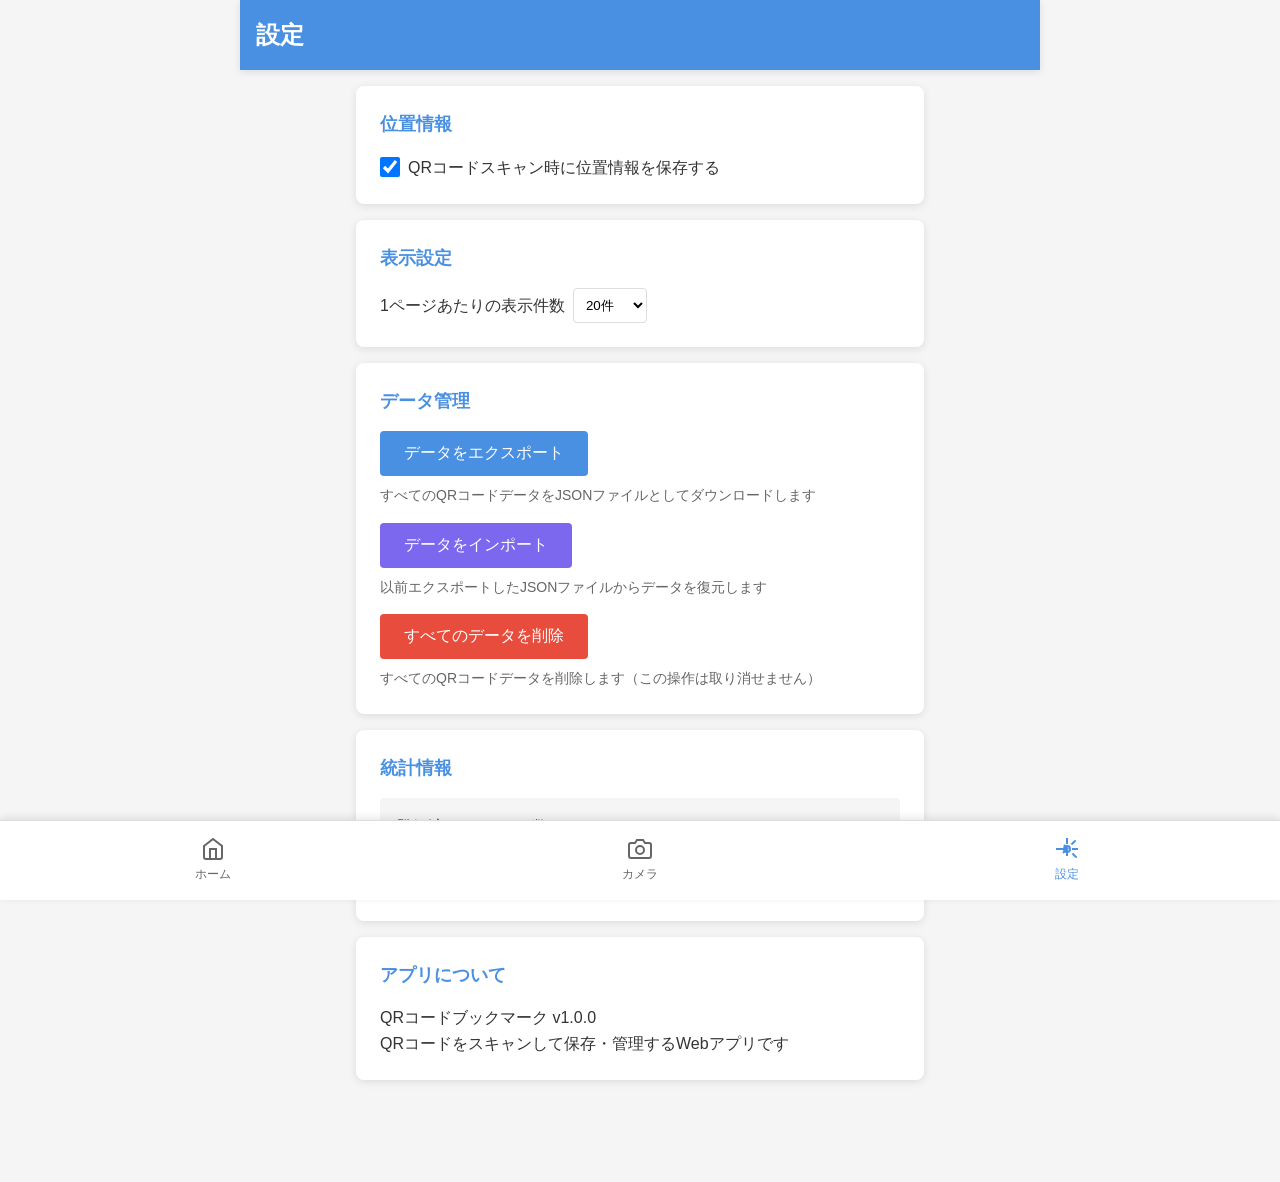
<file: settings.html>
<!DOCTYPE html>
<html lang="ja">
<head>
    <meta charset="UTF-8">
    <meta name="viewport" content="width=device-width, initial-scale=1.0">
    <title>設定 - QRコードブックマーク</title>
    <link rel="stylesheet" href="css/style.css">
</head>
<body>
    <div class="container">
        <header>
            <h1>設定</h1>
        </header>

        <main class="settings-main">
            <div class="settings-section">
                <h3>位置情報</h3>
                <div class="setting-item">
                    <label>
                        <input type="checkbox" id="locationToggle" checked>
                        <span>QRコードスキャン時に位置情報を保存する</span>
                    </label>
                </div>
            </div>

            <div class="settings-section">
                <h3>表示設定</h3>
                <div class="setting-item">
                    <label>
                        <span>1ページあたりの表示件数</span>
                        <select id="itemsPerPage">
                            <option value="10">10件</option>
                            <option value="20" selected>20件</option>
                            <option value="50">50件</option>
                            <option value="100">100件</option>
                        </select>
                    </label>
                </div>
            </div>

            <div class="settings-section">
                <h3>データ管理</h3>
                <div class="setting-item">
                    <button id="exportBtn" class="btn btn-primary">データをエクスポート</button>
                    <p class="setting-description">すべてのQRコードデータをJSONファイルとしてダウンロードします</p>
                </div>
                <div class="setting-item">
                    <button id="importBtn" class="btn btn-secondary">データをインポート</button>
                    <input type="file" id="importFile" accept=".json" style="display: none;">
                    <p class="setting-description">以前エクスポートしたJSONファイルからデータを復元します</p>
                </div>
                <div class="setting-item">
                    <button id="deleteAllBtn" class="btn btn-danger">すべてのデータを削除</button>
                    <p class="setting-description">すべてのQRコードデータを削除します（この操作は取り消せません）</p>
                </div>
            </div>

            <div class="settings-section">
                <h3>統計情報</h3>
                <div class="stats">
                    <p>登録済みQRコード数: <span id="totalQRs">0</span></p>
                    <p>使用中のストレージ: <span id="storageUsed">0</span> KB</p>
                </div>
            </div>

            <div class="settings-section">
                <h3>アプリについて</h3>
                <p>QRコードブックマーク v1.0.0</p>
                <p>QRコードをスキャンして保存・管理するWebアプリです</p>
            </div>
        </main>

        <nav class="bottom-nav">
            <a href="index.html" class="nav-item">
                <svg width="24" height="24" viewBox="0 0 24 24" fill="none" stroke="currentColor">
                    <path d="M3 9l9-7 9 7v11a2 2 0 0 1-2 2H5a2 2 0 0 1-2-2z"></path>
                    <polyline points="9 22 9 12 15 12 15 22"></polyline>
                </svg>
                <span>ホーム</span>
            </a>
            <a href="camera.html" class="nav-item">
                <svg width="24" height="24" viewBox="0 0 24 24" fill="none" stroke="currentColor">
                    <path d="M23 19a2 2 0 0 1-2 2H3a2 2 0 0 1-2-2V8a2 2 0 0 1 2-2h4l2-3h6l2 3h4a2 2 0 0 1 2 2z"></path>
                    <circle cx="12" cy="13" r="4"></circle>
                </svg>
                <span>カメラ</span>
            </a>
            <a href="settings.html" class="nav-item active">
                <svg width="24" height="24" viewBox="0 0 24 24" fill="none" stroke="currentColor">
                    <circle cx="12" cy="12" r="3"></circle>
                    <path d="M12 1v6m0 6v6m8.66-15.66l-4.24 4.24m-4.24 4.24l-4.24 4.24M23 12h-6m-6 0H1m20.66 8.66l-4.24-4.24m-4.24-4.24l-4.24-4.24"></path>
                </svg>
                <span>設定</span>
            </a>
        </nav>
    </div>

    <script src="js/app.js"></script>
    <script src="js/settings.js"></script>
</body>
</html>
</file>
<file: css/style.css>
:root {
    --primary-color: #4a90e2;
    --secondary-color: #7b68ee;
    --danger-color: #e74c3c;
    --success-color: #2ecc71;
    --text-color: #333;
    --text-light: #666;
    --border-color: #ddd;
    --bg-color: #f5f5f5;
    --card-bg: #fff;
    --shadow: 0 2px 8px rgba(0,0,0,0.1);
    --nav-height: 70px;
}

* {
    margin: 0;
    padding: 0;
    box-sizing: border-box;
}

body {
    font-family: -apple-system, BlinkMacSystemFont, 'Segoe UI', 'Roboto', 'Helvetica', 'Arial', sans-serif;
    background-color: var(--bg-color);
    color: var(--text-color);
    line-height: 1.6;
    padding-bottom: var(--nav-height);
}

.container {
    max-width: 800px;
    margin: 0 auto;
    min-height: 100vh;
}

/* Header */
header {
    background-color: var(--primary-color);
    color: white;
    padding: 1rem;
    box-shadow: var(--shadow);
    position: sticky;
    top: 0;
    z-index: 100;
}

header h1 {
    font-size: 1.5rem;
    font-weight: 600;
}

.back-btn {
    color: white;
    text-decoration: none;
    font-size: 1rem;
    display: inline-block;
    margin-bottom: 0.5rem;
}

.back-btn:hover {
    text-decoration: underline;
}

/* View Toggle */
.view-toggle {
    display: flex;
    gap: 0.5rem;
    padding: 1rem;
    background: var(--card-bg);
    border-bottom: 1px solid var(--border-color);
}

.toggle-btn {
    flex: 1;
    display: flex;
    align-items: center;
    justify-content: center;
    gap: 0.5rem;
    padding: 0.75rem 1rem;
    border: 1px solid var(--border-color);
    border-radius: 6px;
    background: var(--card-bg);
    color: var(--text-color);
    font-size: 0.9rem;
    cursor: pointer;
    transition: all 0.2s;
}

.toggle-btn:hover {
    background: var(--bg-color);
}

.toggle-btn.active {
    background: var(--primary-color);
    color: white;
    border-color: var(--primary-color);
}

.toggle-btn svg {
    stroke-width: 2;
}

/* Main */
main {
    padding: 1rem;
    min-height: calc(100vh - var(--nav-height) - 60px);
}

/* QR List */
.qr-list {
    display: grid;
    gap: 1rem;
}

.qr-item {
    background: var(--card-bg);
    border-radius: 8px;
    padding: 1.25rem;
    box-shadow: var(--shadow);
    cursor: pointer;
    transition: all 0.2s;
    text-decoration: none;
    color: var(--text-color);
    border-left: 4px solid var(--primary-color);
}

.qr-item:hover {
    transform: translateY(-2px);
    box-shadow: 0 4px 12px rgba(0,0,0,0.15);
    border-left-color: var(--secondary-color);
}

.qr-info {
    width: 100%;
}

.qr-title {
    font-size: 1.125rem;
    font-weight: 600;
    margin-bottom: 0.75rem;
    color: var(--text-color);
    line-height: 1.4;
}

.qr-meta {
    font-size: 0.875rem;
    color: var(--text-light);
    display: flex;
    flex-direction: column;
    gap: 0.25rem;
}

.qr-meta span {
    display: flex;
    align-items: center;
    gap: 0.25rem;
}

/* Empty State */
.empty-state {
    text-align: center;
    padding: 3rem 1rem;
    color: var(--text-light);
}

.empty-state p {
    margin-bottom: 0.5rem;
}

/* Map */
.map-container {
    position: relative;
}

#map {
    width: 100%;
    height: calc(100vh - var(--nav-height) - 200px);
    min-height: 400px;
    border-radius: 8px;
    overflow: hidden;
    box-shadow: var(--shadow);
}

.map-info {
    background: var(--card-bg);
    padding: 1rem;
    margin-top: 1rem;
    border-radius: 8px;
    box-shadow: var(--shadow);
    text-align: center;
    font-size: 0.9rem;
    color: var(--text-light);
}

.map-info span {
    font-weight: 600;
    color: var(--primary-color);
}

/* Leaflet Popup Custom Style */
.leaflet-popup-content-wrapper {
    border-radius: 8px;
}

.popup-content {
    padding: 0.5rem 0;
}

.popup-title {
    font-weight: 600;
    margin-bottom: 0.5rem;
    color: var(--text-color);
}

.popup-date {
    font-size: 0.85rem;
    color: var(--text-light);
    margin-bottom: 0.5rem;
}

.popup-link {
    display: inline-block;
    margin-top: 0.5rem;
    padding: 0.5rem 1rem;
    background: var(--primary-color);
    color: white;
    text-decoration: none;
    border-radius: 4px;
    font-size: 0.875rem;
}

.popup-link:hover {
    opacity: 0.9;
}

/* Camera */
.camera-main {
    padding: 0;
}

.camera-container {
    position: relative;
    width: 100%;
    max-width: 600px;
    margin: 0 auto;
    background: #000;
    border-radius: 8px;
    overflow: hidden;
}

#video {
    width: 100%;
    height: auto;
    display: block;
}

.scanner-overlay {
    position: absolute;
    top: 0;
    left: 0;
    right: 0;
    bottom: 0;
    display: flex;
    align-items: center;
    justify-content: center;
    pointer-events: none;
}

.scanner-frame {
    width: 250px;
    height: 250px;
    border: 3px solid var(--success-color);
    border-radius: 8px;
    box-shadow: 0 0 0 9999px rgba(0, 0, 0, 0.5);
}

.scan-info {
    padding: 1rem;
    text-align: center;
}

#scanStatus {
    font-weight: 500;
    margin-bottom: 0.5rem;
}

#locationStatus {
    font-size: 0.875rem;
    color: var(--text-light);
}

.scan-result {
    background: var(--card-bg);
    padding: 1.5rem;
    margin: 1rem;
    border-radius: 8px;
    box-shadow: var(--shadow);
    text-align: center;
}

.scan-result h3 {
    color: var(--success-color);
    margin-bottom: 1rem;
}

#resultText {
    background: var(--bg-color);
    padding: 1rem;
    border-radius: 4px;
    word-break: break-all;
    margin-bottom: 1rem;
}

/* Detail */
.detail-main {
    max-width: 600px;
    margin: 0 auto;
}

.qr-display {
    background: var(--card-bg);
    padding: 2rem;
    text-align: center;
    border-radius: 8px;
    margin-bottom: 1rem;
    box-shadow: var(--shadow);
}

.qr-display img {
    max-width: 300px;
    width: 100%;
    height: auto;
}

.detail-info {
    background: var(--card-bg);
    padding: 1.5rem;
    border-radius: 8px;
    box-shadow: var(--shadow);
}

.info-section {
    margin-bottom: 1.5rem;
}

.info-section:last-child {
    margin-bottom: 0;
}

.info-section h3 {
    font-size: 1rem;
    margin-bottom: 0.5rem;
    color: var(--primary-color);
}

.content-box {
    background: var(--bg-color);
    padding: 1rem;
    border-radius: 4px;
    word-break: break-all;
}

.content-box p {
    margin-bottom: 0.5rem;
}

#titleText {
    width: 100%;
    padding: 0.75rem;
    border: 1px solid var(--border-color);
    border-radius: 4px;
    font-family: inherit;
    font-size: 1rem;
    margin-bottom: 0.5rem;
}

#memoText {
    width: 100%;
    min-height: 100px;
    padding: 0.75rem;
    border: 1px solid var(--border-color);
    border-radius: 4px;
    resize: vertical;
    font-family: inherit;
    margin-bottom: 0.5rem;
}

/* Settings */
.settings-main {
    max-width: 600px;
    margin: 0 auto;
}

.settings-section {
    background: var(--card-bg);
    padding: 1.5rem;
    border-radius: 8px;
    margin-bottom: 1rem;
    box-shadow: var(--shadow);
}

.settings-section h3 {
    font-size: 1.1rem;
    margin-bottom: 1rem;
    color: var(--primary-color);
}

.setting-item {
    margin-bottom: 1rem;
}

.setting-item:last-child {
    margin-bottom: 0;
}

.setting-item label {
    display: flex;
    align-items: center;
    gap: 0.5rem;
    cursor: pointer;
}

.setting-item input[type="checkbox"] {
    width: 20px;
    height: 20px;
    cursor: pointer;
}

.setting-item select {
    padding: 0.5rem;
    border: 1px solid var(--border-color);
    border-radius: 4px;
    background: var(--card-bg);
    cursor: pointer;
}

.setting-description {
    font-size: 0.875rem;
    color: var(--text-light);
    margin-top: 0.5rem;
}

.stats {
    background: var(--bg-color);
    padding: 1rem;
    border-radius: 4px;
}

.stats p {
    margin-bottom: 0.5rem;
}

.stats span {
    font-weight: 600;
    color: var(--primary-color);
}

/* Buttons */
.btn {
    padding: 0.75rem 1.5rem;
    border: none;
    border-radius: 4px;
    font-size: 1rem;
    cursor: pointer;
    transition: opacity 0.2s;
    font-weight: 500;
}

.btn:hover {
    opacity: 0.9;
}

.btn-primary {
    background: var(--primary-color);
    color: white;
}

.btn-secondary {
    background: var(--secondary-color);
    color: white;
}

.btn-danger {
    background: var(--danger-color);
    color: white;
}

.btn-small {
    padding: 0.5rem 1rem;
    font-size: 0.875rem;
    margin-right: 0.5rem;
}

.actions {
    margin-top: 1.5rem;
    padding-top: 1.5rem;
    border-top: 1px solid var(--border-color);
}

/* Bottom Navigation */
.bottom-nav {
    position: fixed;
    bottom: 0;
    left: 0;
    right: 0;
    background: var(--card-bg);
    border-top: 1px solid var(--border-color);
    display: flex;
    justify-content: space-around;
    padding: 0.5rem 0;
    box-shadow: 0 -2px 8px rgba(0,0,0,0.1);
    z-index: 1000;
}

.nav-item {
    display: flex;
    flex-direction: column;
    align-items: center;
    gap: 0.25rem;
    padding: 0.5rem 1rem;
    text-decoration: none;
    color: var(--text-light);
    transition: color 0.2s;
    flex: 1;
    max-width: 100px;
}

.nav-item:hover {
    color: var(--primary-color);
}

.nav-item.active {
    color: var(--primary-color);
}

.nav-item svg {
    stroke-width: 2;
}

.nav-item span {
    font-size: 0.75rem;
}

/* Responsive */
@media (max-width: 600px) {
    header h1 {
        font-size: 1.25rem;
    }

    .qr-item {
        flex-direction: column;
    }

    .qr-thumbnail {
        width: 100%;
        height: 200px;
    }

    .scanner-frame {
        width: 200px;
        height: 200px;
    }
}

/* Animations */
@keyframes fadeIn {
    from {
        opacity: 0;
        transform: translateY(10px);
    }
    to {
        opacity: 1;
        transform: translateY(0);
    }
}

.qr-item {
    animation: fadeIn 0.3s ease-out;
}
</file>
